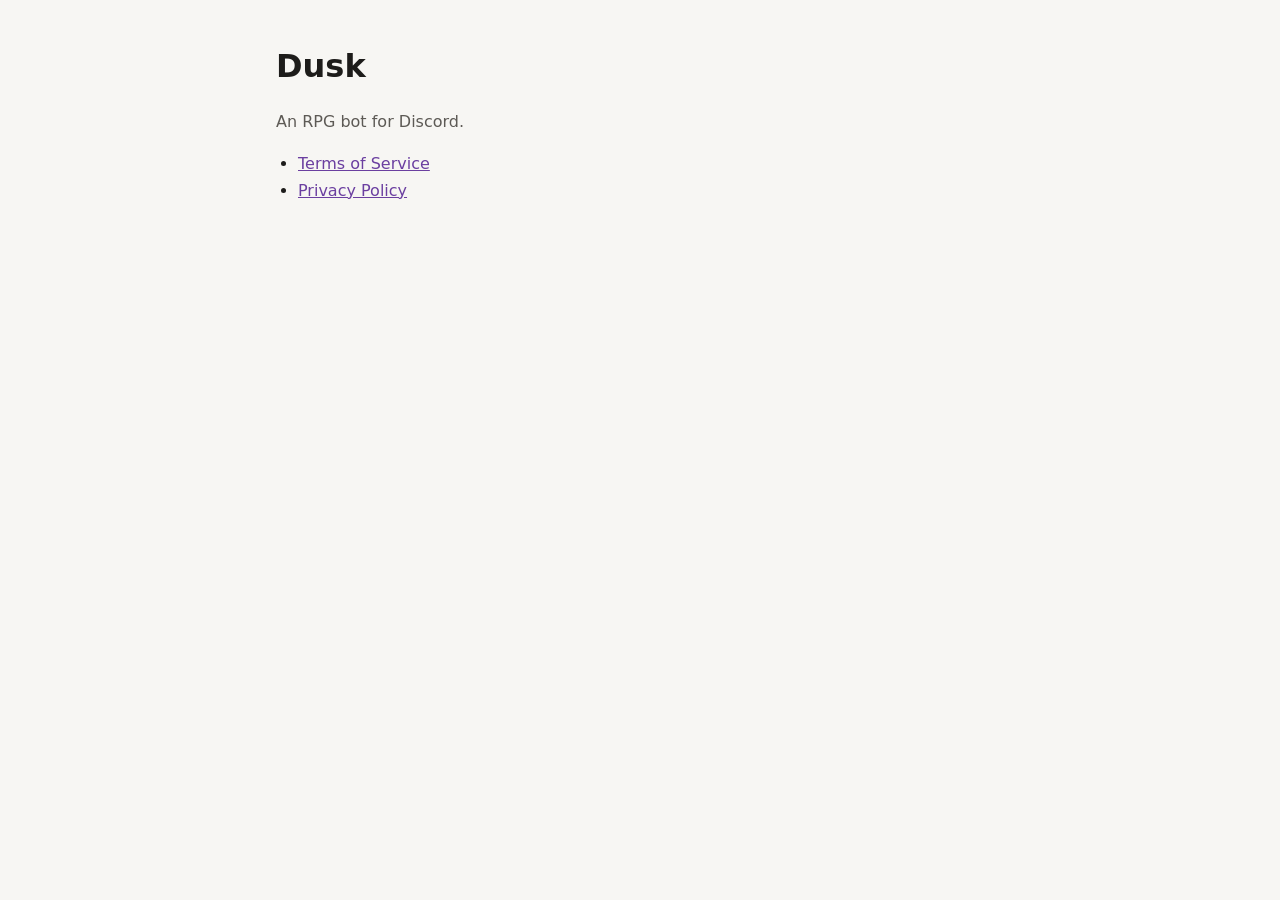
<file: index.html>
<!doctype html>
<html lang="en">
<head>
<meta charset="utf-8">
<meta name="viewport" content="width=device-width,initial-scale=1">
<title>Dusk</title>
<link rel="stylesheet" href="style.css">
</head>
<body>
<main>
<h1>Dusk</h1>
<p class="muted">An RPG bot for Discord.</p>
<ul>
<li><a href="terms.html">Terms of Service</a></li>
<li><a href="privacy.html">Privacy Policy</a></li>
</ul>
</main>
</body>
</html>
</file>
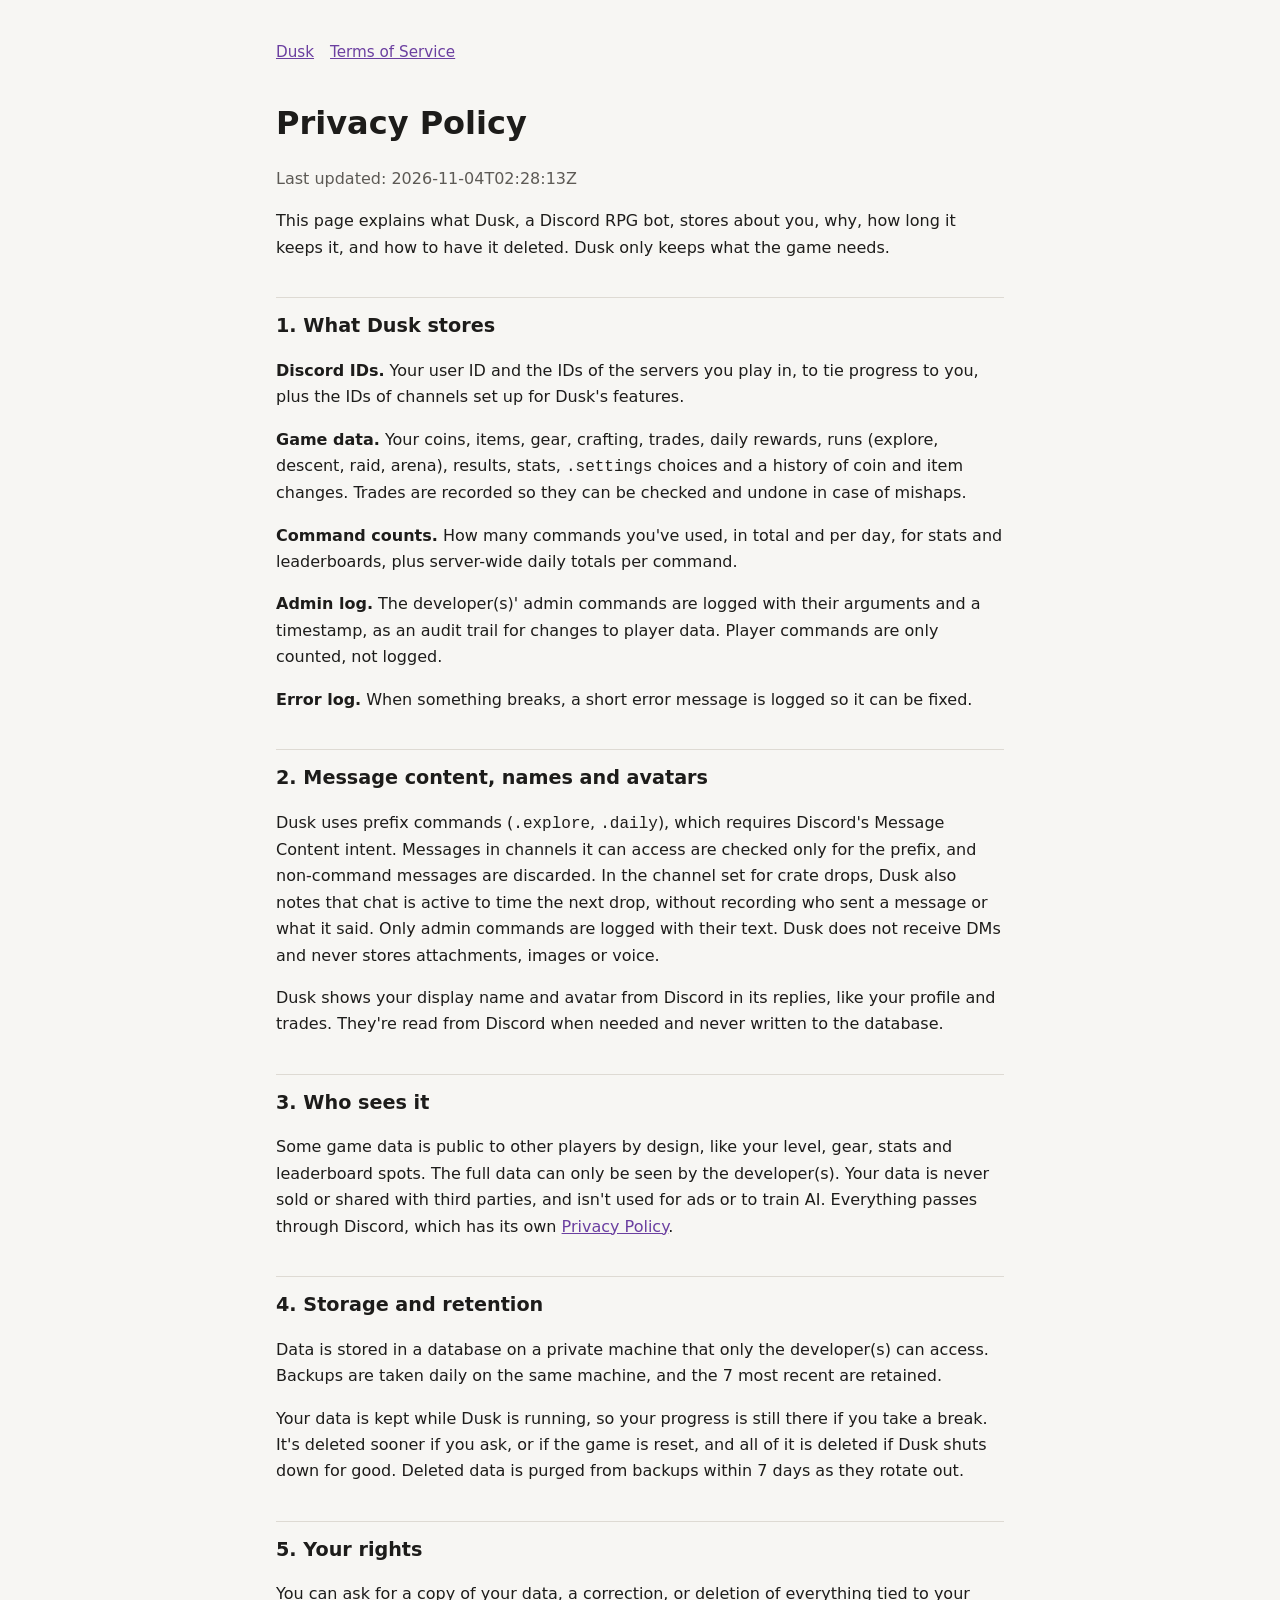
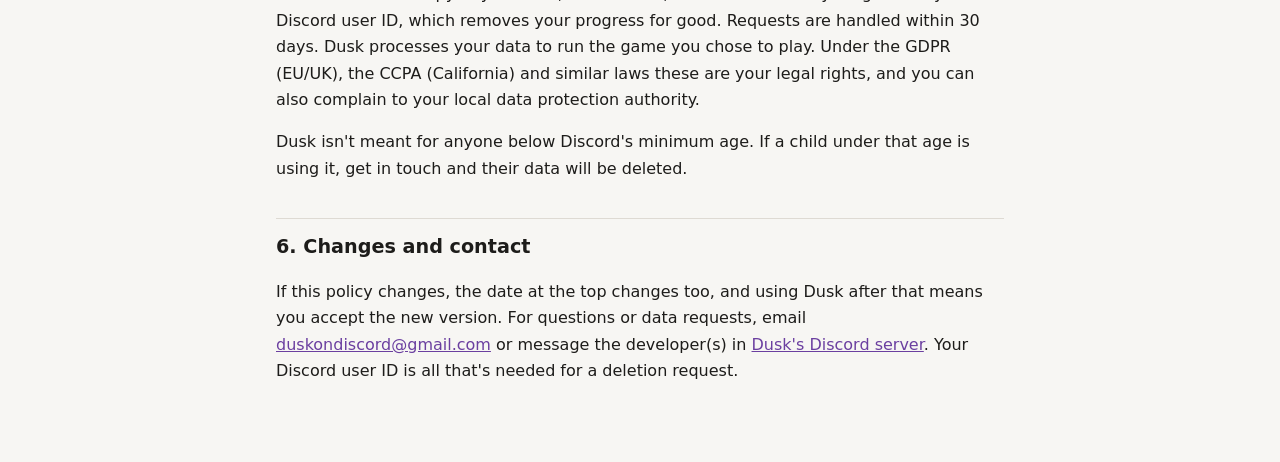
<file: privacy.html>
<!doctype html>
<html lang="en">
<head>
<meta charset="utf-8">
<meta name="viewport" content="width=device-width,initial-scale=1">
<title>Dusk Privacy Policy</title>
<link rel="stylesheet" href="style.css">
</head>
<body>
<main>
<nav><a href="index.html">Dusk</a><a href="terms.html">Terms of Service</a></nav>
<h1>Privacy Policy</h1>
<p class="muted">Last updated: <time datetime="2026-11-04T02:28:13Z">2026-11-04T02:28:13Z</time></p>

<p>This page explains what Dusk, a Discord RPG bot, stores about you, why, how long it keeps it, and how to have it deleted. Dusk only keeps what the game needs.</p>

<h2>1. What Dusk stores</h2>
<p><strong>Discord IDs.</strong> Your user ID and the IDs of the servers you play in, to tie progress to you, plus the IDs of channels set up for Dusk's features.</p>
<p><strong>Game data.</strong> Your coins, items, gear, crafting, trades, daily rewards, runs (explore, descent, raid, arena), results, stats, <code>.settings</code> choices and a history of coin and item changes. Trades are recorded so they can be checked and undone in case of mishaps.</p>
<p><strong>Command counts.</strong> How many commands you've used, in total and per day, for stats and leaderboards, plus server-wide daily totals per command.</p>
<p><strong>Admin log.</strong> The developer(s)' admin commands are logged with their arguments and a timestamp, as an audit trail for changes to player data. Player commands are only counted, not logged.</p>
<p><strong>Error log.</strong> When something breaks, a short error message is logged so it can be fixed.</p>

<h2>2. Message content, names and avatars</h2>
<p>Dusk uses prefix commands (<code>.explore</code>, <code>.daily</code>), which requires Discord's Message Content intent. Messages in channels it can access are checked only for the prefix, and non-command messages are discarded. In the channel set for crate drops, Dusk also notes that chat is active to time the next drop, without recording who sent a message or what it said. Only admin commands are logged with their text. Dusk does not receive DMs and never stores attachments, images or voice.</p>
<p>Dusk shows your display name and avatar from Discord in its replies, like your profile and trades. They're read from Discord when needed and never written to the database.</p>

<h2>3. Who sees it</h2>
<p>Some game data is public to other players by design, like your level, gear, stats and leaderboard spots. The full data can only be seen by the developer(s). Your data is never sold or shared with third parties, and isn't used for ads or to train AI. Everything passes through Discord, which has its own <a href="https://discord.com/privacy">Privacy Policy</a>.</p>

<h2>4. Storage and retention</h2>
<p>Data is stored in a database on a private machine that only the developer(s) can access. Backups are taken daily on the same machine, and the 7 most recent are retained.</p>
<p>Your data is kept while Dusk is running, so your progress is still there if you take a break. It's deleted sooner if you ask, or if the game is reset, and all of it is deleted if Dusk shuts down for good. Deleted data is purged from backups within 7 days as they rotate out.</p>

<h2>5. Your rights</h2>
<p>You can ask for a copy of your data, a correction, or deletion of everything tied to your Discord user ID, which removes your progress for good. Requests are handled within 30 days. Dusk processes your data to run the game you chose to play. Under the GDPR (EU/UK), the CCPA (California) and similar laws these are your legal rights, and you can also complain to your local data protection authority.</p>
<p>Dusk isn't meant for anyone below Discord's minimum age. If a child under that age is using it, get in touch and their data will be deleted.</p>

<h2>6. Changes and contact</h2>
<p>If this policy changes, the date at the top changes too, and using Dusk after that means you accept the new version. For questions or data requests, email <a href="mailto:duskondiscord@gmail.com">duskondiscord@gmail.com</a> or message the developer(s) in <a href="https://discord.gg/wDSmfCRQ2M">Dusk's Discord server</a>. Your Discord user ID is all that's needed for a deletion request.</p>
</main>
</body>
</html>
</file>
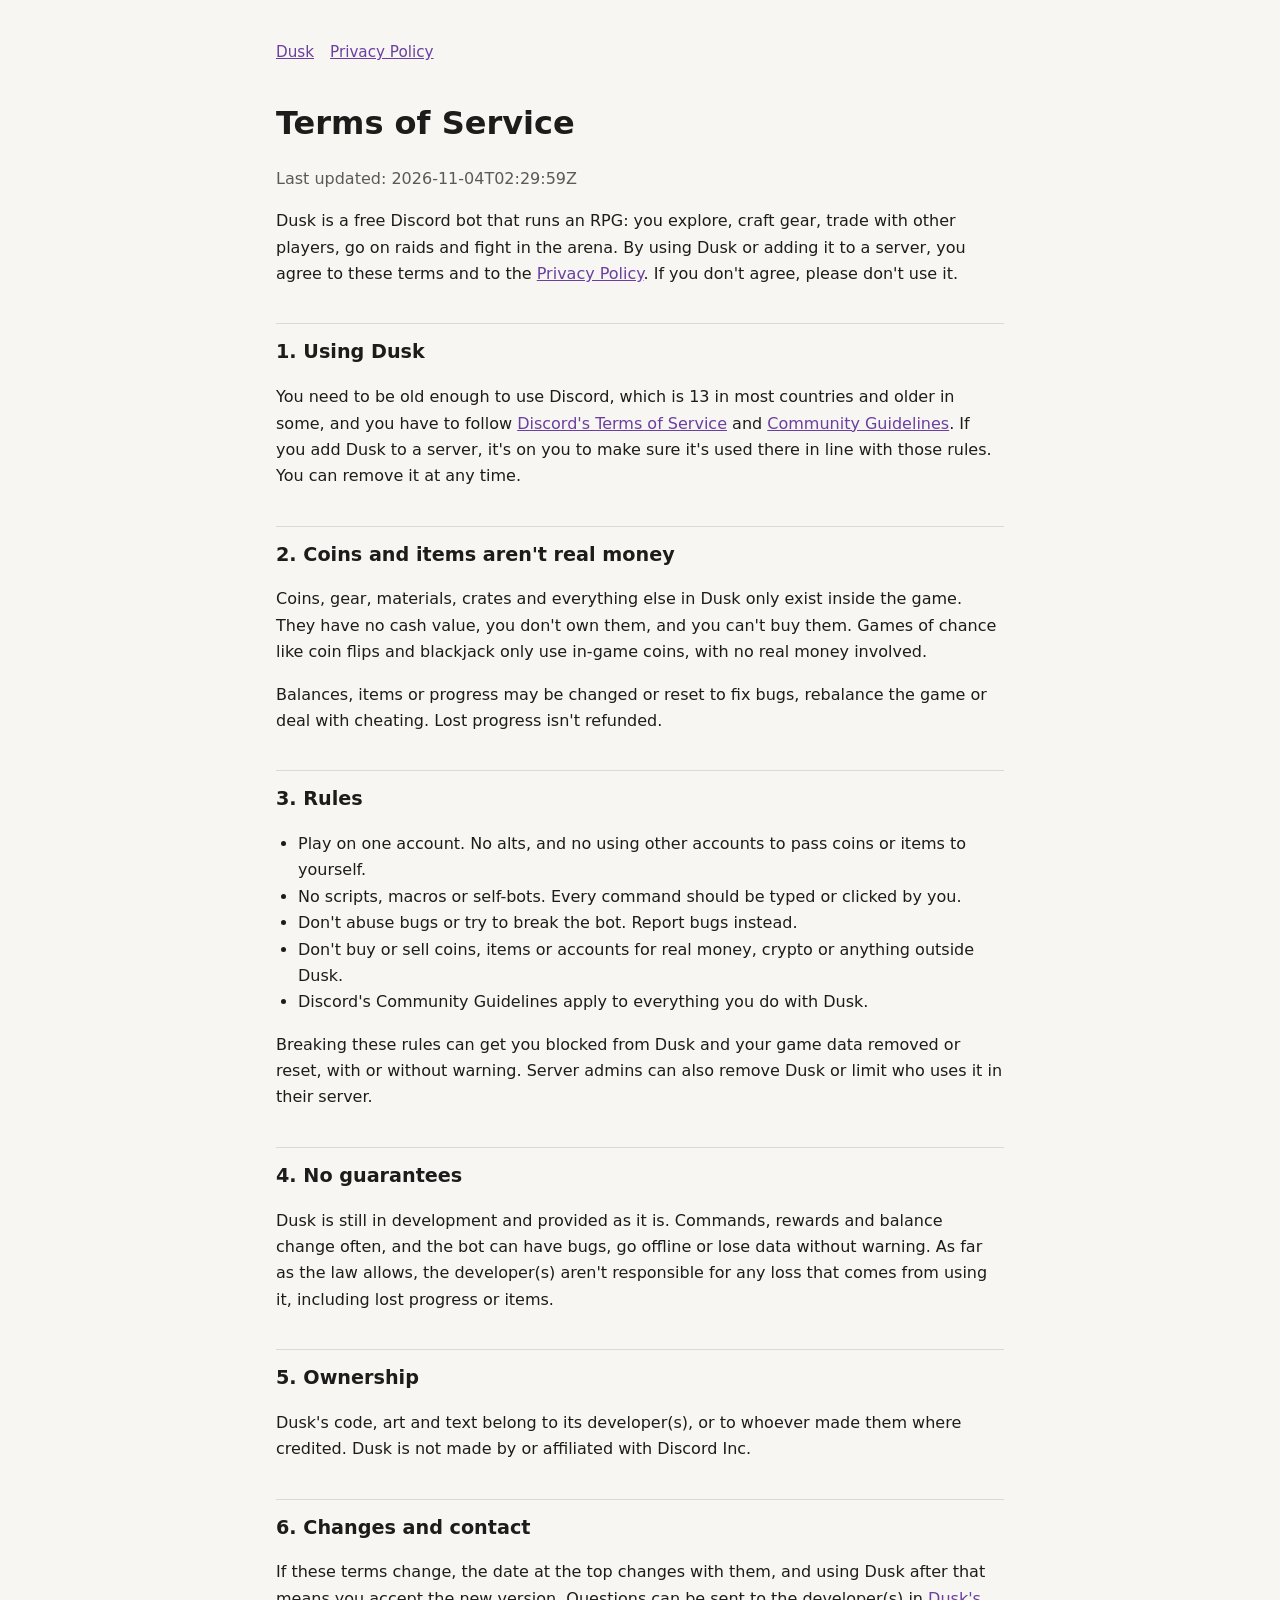
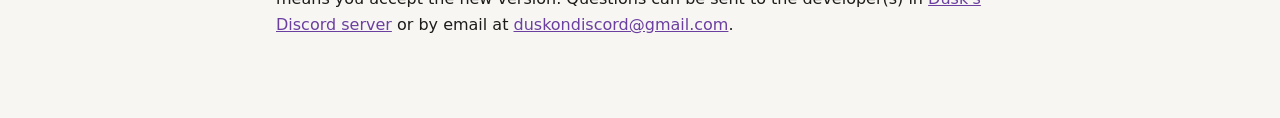
<file: terms.html>
<!doctype html>
<html lang="en">
<head>
<meta charset="utf-8">
<meta name="viewport" content="width=device-width,initial-scale=1">
<title>Dusk Terms of Service</title>
<link rel="stylesheet" href="style.css">
</head>
<body>
<main>
<nav><a href="index.html">Dusk</a><a href="privacy.html">Privacy Policy</a></nav>
<h1>Terms of Service</h1>
<p class="muted">Last updated: <time datetime="2026-11-04T02:29:59Z">2026-11-04T02:29:59Z</time></p>

<p>Dusk is a free Discord bot that runs an RPG: you explore, craft gear, trade with other players, go on raids and fight in the arena. By using Dusk or adding it to a server, you agree to these terms and to the <a href="privacy.html">Privacy Policy</a>. If you don't agree, please don't use it.</p>

<h2>1. Using Dusk</h2>
<p>You need to be old enough to use Discord, which is 13 in most countries and older in some, and you have to follow <a href="https://discord.com/terms">Discord's Terms of Service</a> and <a href="https://discord.com/guidelines">Community Guidelines</a>. If you add Dusk to a server, it's on you to make sure it's used there in line with those rules. You can remove it at any time.</p>

<h2>2. Coins and items aren't real money</h2>
<p>Coins, gear, materials, crates and everything else in Dusk only exist inside the game. They have no cash value, you don't own them, and you can't buy them. Games of chance like coin flips and blackjack only use in-game coins, with no real money involved.</p>
<p>Balances, items or progress may be changed or reset to fix bugs, rebalance the game or deal with cheating. Lost progress isn't refunded.</p>

<h2>3. Rules</h2>
<ul>
<li>Play on one account. No alts, and no using other accounts to pass coins or items to yourself.</li>
<li>No scripts, macros or self-bots. Every command should be typed or clicked by you.</li>
<li>Don't abuse bugs or try to break the bot. Report bugs instead.</li>
<li>Don't buy or sell coins, items or accounts for real money, crypto or anything outside Dusk.</li>
<li>Discord's Community Guidelines apply to everything you do with Dusk.</li>
</ul>
<p>Breaking these rules can get you blocked from Dusk and your game data removed or reset, with or without warning. Server admins can also remove Dusk or limit who uses it in their server.</p>

<h2>4. No guarantees</h2>
<p>Dusk is still in development and provided as it is. Commands, rewards and balance change often, and the bot can have bugs, go offline or lose data without warning. As far as the law allows, the developer(s) aren't responsible for any loss that comes from using it, including lost progress or items.</p>

<h2>5. Ownership</h2>
<p>Dusk's code, art and text belong to its developer(s), or to whoever made them where credited. Dusk is not made by or affiliated with Discord Inc.</p>

<h2>6. Changes and contact</h2>
<p>If these terms change, the date at the top changes with them, and using Dusk after that means you accept the new version. Questions can be sent to the developer(s) in <a href="https://discord.gg/wDSmfCRQ2M">Dusk's Discord server</a> or by email at <a href="mailto:duskondiscord@gmail.com">duskondiscord@gmail.com</a>.</p>
</main>
</body>
</html>
</file>
<file: style.css>
:root{--bg:#f7f6f3;--fg:#1d1c1a;--muted:#5d5a55;--line:#dedad3;--accent:#6b3fa0}
@media (prefers-color-scheme:dark){:root{--bg:#141317;--fg:#e8e6e3;--muted:#a19d97;--line:#2c2a30;--accent:#b48ee6}}
*{box-sizing:border-box}
body{margin:0;background:var(--bg);color:var(--fg);font:16px/1.65 system-ui,-apple-system,"Segoe UI",Roboto,sans-serif}
main{max-width:760px;margin:0 auto;padding:40px 16px 64px}
h1{font-size:2rem;margin:0 0 4px}
h2{font-size:1.2rem;margin:36px 0 8px;padding-top:12px;border-top:1px solid var(--line)}
p,li{color:var(--fg)}
.muted{color:var(--muted)}
a{color:var(--accent)}
nav{display:flex;gap:16px;margin-bottom:32px;font-size:.95rem}
ul{padding-left:22px}
table{width:100%;border-collapse:collapse;margin:12px 0;font-size:.95rem}
th,td{text-align:left;vertical-align:top;padding:8px;border-bottom:1px solid var(--line)}
th{color:var(--muted);font-weight:600}
footer{margin-top:48px;color:var(--muted);font-size:.9rem}
</file>
